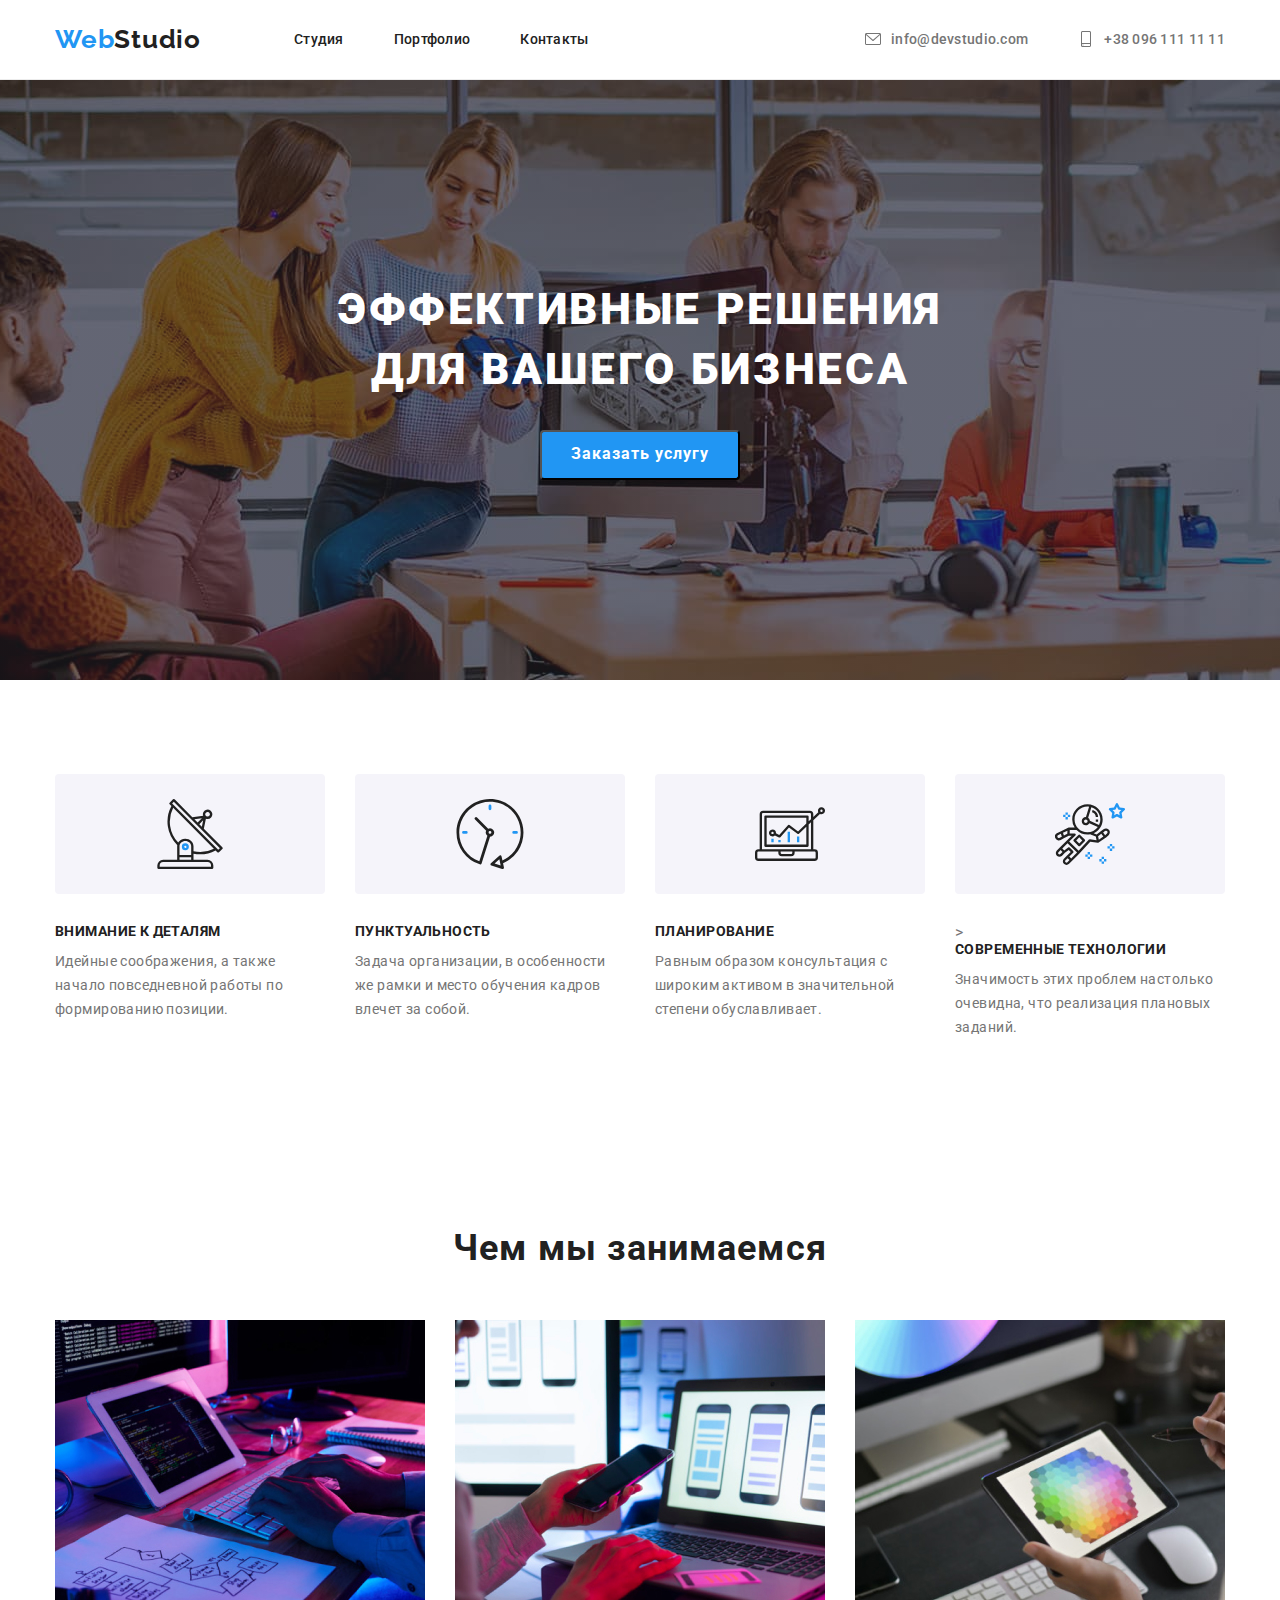
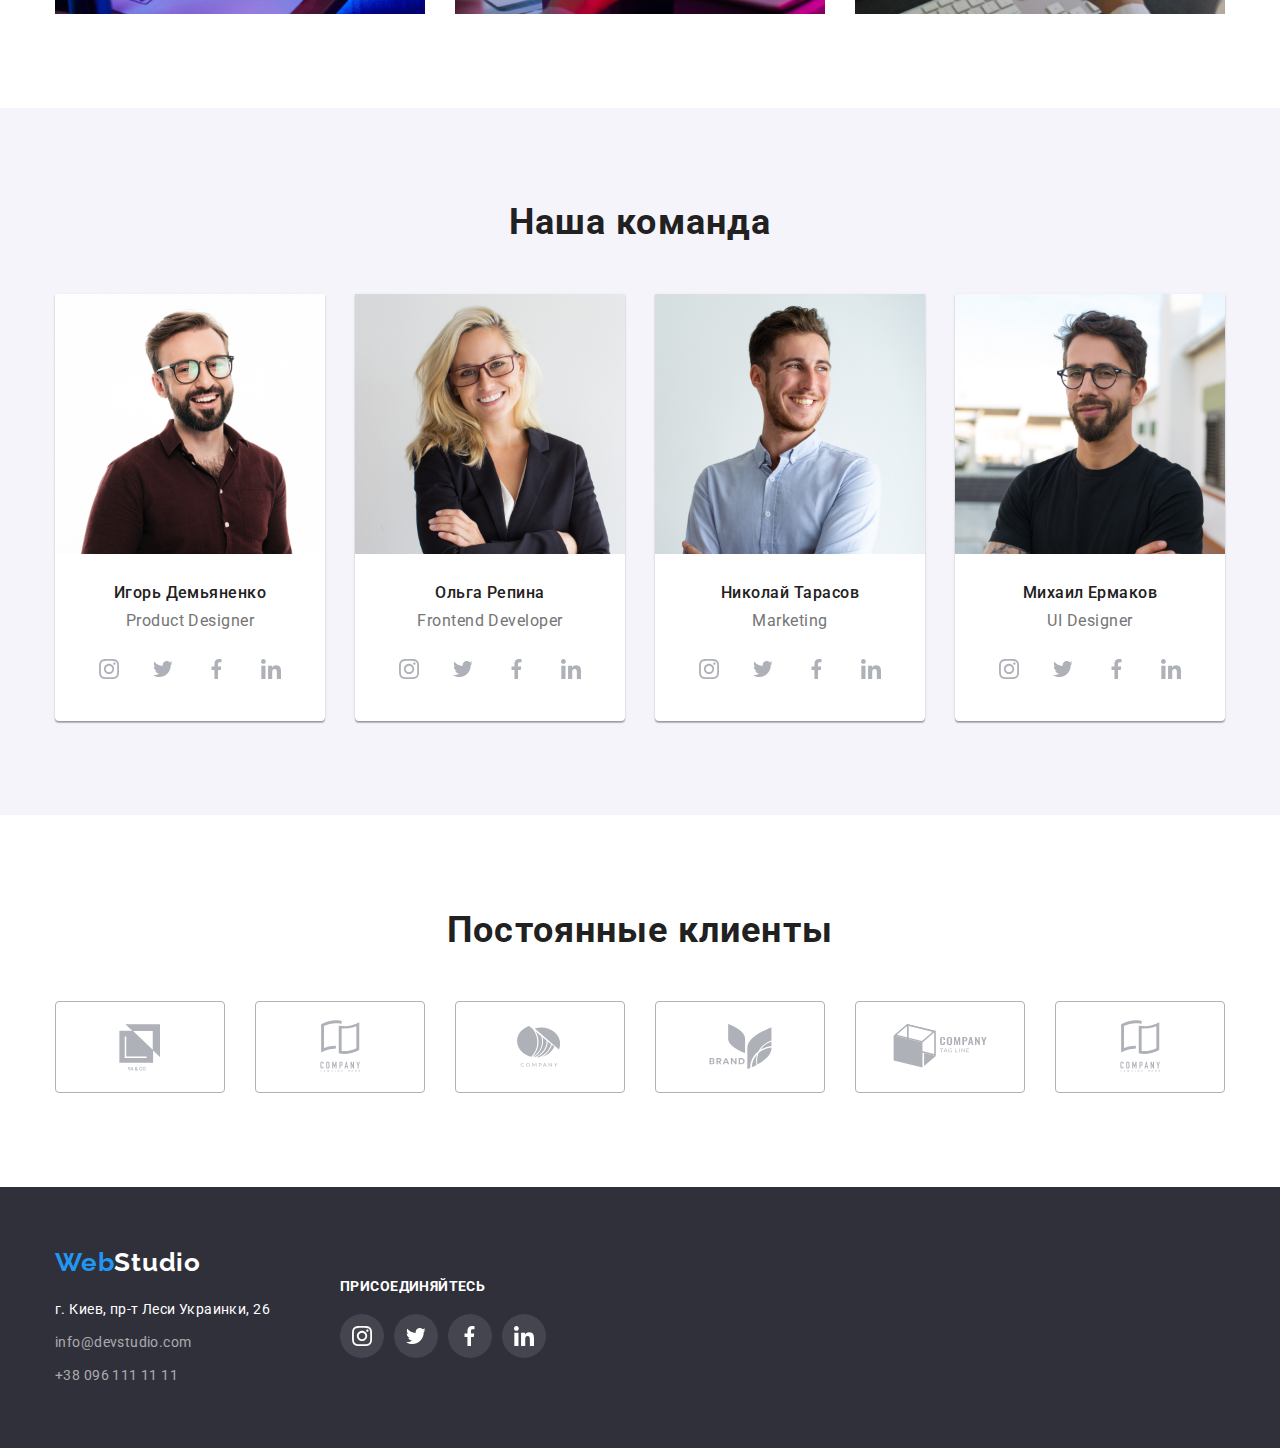
<file: index.html>
<!DOCTYPE html>
<html lang="ru">
<head>
    <meta charset="UTF-8">
    <meta http-equiv="X-UA-Compatible" content="IE=edge">
    <meta name="viewport" content="width=device-width, initial-scale=1.0">
    <title>Document</title>
    <link rel="preconnect" href="https://fonts.googleapis.com">
    <link rel="preconnect" href="https://fonts.gstatic.com" crossorigin>
    <link href="https://fonts.googleapis.com/css2?family=Raleway:wght@700&family=Roboto:wght@400;500;700;900&display=swap" rel="stylesheet">
    <link rel="stylesheet" href="https://cdnjs.cloudflare.com/ajax/libs/modern-normalize/1.1.0/modern-normalize.css"
        integrity="sha512-Y0MM+V6ymRKN2zStTqzQ227DWhhp4Mzdo6gnlRnuaNCbc+YN/ZH0sBCLTM4M0oSy9c9VKiCvd4Jk44aCLrNS5Q=="
        crossorigin="anonymous" referrerpolicy="no-referrer" />
    <link rel="stylesheet" href="./css/style.css">
</head>
<body class="desc">
    <!--шaпка сайта-->
        <header class="header">
        <div class="main-nav conteiner">
            <nav class="header-nav">
            <a href="./index.html" class="logo">Web<span class="logo-part">Studio</span></a>
            <ul class="header-nav list">
                <li class="item"><a href="./index.html" class="header-nav-link">Студия</a> </li>
                <li class="item"><a href="./portfolio.html" class="header-nav-link">Портфолио</a> </li>
                <li class="item"><a href="" class="header-nav-link">Контакты</a> </li>
            </ul>
        </nav>
            <ul class="header-contacts list">
            <li class="item"><a href="mailto:info@devstudio.com" class="header-contacts-link">
                <svg width="16" height="20" class="header-icon"><use href="./images/icons.svg#icon-envelope"></use></svg>info@devstudio.com</a></li>
            <li class="item"><a href="tel:+380961111111" class="header-contacts-link">
                <svg width="16" height="20" class="header-icon"><use href="./images/icons.svg#icon-smartphone"></use></svg>+38 096 111 11 11</a></li>
        </ul>
        </div>
            </header>
        <main>
        <!--герой секція-->
        <section class="hero overlay">
            <h1 class="hero-title">Эффективные решения для вашего бизнеса</h1>
            <button type="button" class="hero-button">Заказать услугу</button>
        </section>
            <!--осообливості-->
            <section class="feature section">
                <h2 class="feature-pre-title">Особености</h2>
                <div class="conteiner"> 
                <ul class="feature-list list">
                    <li class="item ">
                        <div class="item-icon">
                        <svg class="feature-icon" width="70" height="70">
                            <use href="./images/icons.svg#icon-antenna-1"></use>
                        </svg>
                        </div>
                        <h3 class="feature-title">Внимание к деталям</h3>
                        <p class="feature-inf">Идейные соображения, а также начало повседневной работы по формированию позиции.</p>
                    </li>
                    <li class="item">
                        <div class="item-icon">
                        <svg class="feature-icon" width="70" height="70">
                            <use href="./images/icons.svg#icon-clock-1"></use>
                        </svg>
                    </div>
                        <h3 class="feature-title">Пунктуальность</h3>
                        <p class="feature-inf">Задача организации, в особенности же рамки и место обучения кадров влечет за собой.</p>
                    </li>
                    <li class="item">
                        <div class="item-icon">
                        <svg class="feature-icon" width="70" height="70">
                            <use href="./images/icons.svg#icon-diagram-1"></use>
                        </svg>
                        </div>
                        <h3 class="feature-title">Планирование</h3>
                        <p class="feature-inf">Равным образом консультация с широким активом в значительной степени обуславливает.</p>
                    </li>
                    <li class="item">
                        <div class="item-icon">
                        <svg class="feature-icon" width="70" height="70">
                            <use href="./images/icons.svg#icon-astronaut-1"></use>
                        </svg>
                        </div>>
                        <h3 class="feature-title">Современные технологии</h3>
                        <p class="feature-inf">Значимость этих проблем настолько очевидна, что реализация плановых заданий.</p>
                    </li> 
                </ul>
                </div>
            </section>
            <!--Чим займаємось-->
            <section class="section">
                <div class="conteiner">
                    <h2 class="directing">Чем мы занимаемся</h2>
                    <ul class="directing-list lis">
                        <li class="item">
                        <img src="./images/1.jpg" alt="робота за клавиатурой" width="370">
                        </li>
                        <li class="item">
                        <img src="./images/2.jpg" alt="монитор" width="370">
                        </li>
                        <li class="item">
                        <img src="./images/3.jpg" alt="цветовая гама" width="370">
                        </li>
                    </ul>
                </div>
            </section>
            <!--Наша команда-->
            <section class="team section">
               <div class="conteiner">
                   <h2 class="title">Наша команда</h2>
                  <ul class="team-list list">
                    <li class="item">
                    <img src="./images/t1.jpg" alt="Игорь Демьяненко" width="270">
                    <div class="team-inf">
                        <h3 class="team-name">Игорь Демьяненко</h3>
                        <p class="team-specialty">Product Designer</p>                    
                        <ul class="employee-links list">
                            <li class="point"><a href="" class="employee-social-links">
                                    <svg class="employee-icon" width="20" height="20">
                                        <use href="./images/icons.svg#icon-inst"></use>
                                    </svg>
                                </a>
                            </li>
                        <li class="point"><a href="" class="employee-social-links">
                                <svg class="employee-icon" width="20" height="20">
                                    <use href="./images/icons.svg#icon-tw"></use>
                                </svg>
                            </a>
                        </li>
                        <li class="point"><a href="" class="employee-social-links">
                                <svg class="employee-icon" width="20" height="20">
                                    <use href="./images/icons.svg#icon-fb"></use>
                                </svg>
                            </a>
                        </li>
                        <li class="point"><a href="" class="employee-social-links">
                                <svg class="employee-icon" width="20" height="20">
                                    <use href="./images/icons.svg#icon-in"></use>
                                </svg>
                            </a>
                        </li>
                    </ul>
                </div>
                </li>
                <li class="item">
                    <img src="./images/t2.jpg" alt="Ольга Репина" width="270">
                    <div class="team-inf">
                        <h3 class="team-name">Ольга Репина</h3>
                        <p class="team-specialty">Frontend Developer</p>
                            <ul class="employee-links list">
                                <li class="point"><a href="" class="employee-social-links">
                                        <svg class="employee-icon" width="20" height="20">
                                            <use href="./images/icons.svg#icon-inst"></use>
                                        </svg>
                                    </a>
                                </li>
                                <li class="point"><a href="" class="employee-social-links">
                                        <svg class="employee-icon" width="20" height="20">
                                            <use href="./images/icons.svg#icon-tw"></use>
                                        </svg>
                                    </a>
                                </li>
                                <li class="point"><a href="" class="employee-social-links">
                                        <svg class="employee-icon" width="20" height="20">
                                            <use href="./images/icons.svg#icon-fb"></use>
                                        </svg>
                                    </a>
                                </li>
                                <li class="point"><a href="" class="employee-social-links">
                                        <svg class="employee-icon" width="20" height="20">
                                            <use href="./images/icons.svg#icon-in"></use>
                                        </svg>
                                    </a>
                                </li>
                            </ul>
                    </div>                 
                </li>
                <li class="item">
                    <img src="./images/t3.jpg" alt="Николай Тарасов" width="270">
                    <div class="team-inf">
                        <h3 class="team-name">Николай Тарасов</h3>
                        <p class="team-specialty">Marketing</p>
                            <ul class="employee-links list">
                                <li class="point"><a href="" class="employee-social-links">
                                        <svg class="employee-icon" width="20" height="20">
                                            <use href="./images/icons.svg#icon-inst"></use>
                                        </svg>
                                    </a>
                                </li>
                                <li class="point"><a href="" class="employee-social-links">
                                        <svg class="employee-icon" width="20" height="20">
                                            <use href="./images/icons.svg#icon-tw"></use>
                                        </svg>
                                    </a>
                                </li>
                                <li class="point"><a href="" class="employee-social-links">
                                        <svg class="employee-icon" width="20" height="20">
                                            <use href="./images/icons.svg#icon-fb"></use>
                                        </svg>
                                    </a>
                                </li>
                                <li class="point"><a href="" class="employee-social-links">
                                        <svg class="employee-icon" width="20" height="20">
                                            <use href="./images/icons.svg#icon-in"></use>
                                        </svg>
                                    </a>
                                </li>
                            </ul>
                    </div>                   
                </li>
                <li class="item"><img src="./images/t4.jpg" alt="Михаил Ермаков" width="270">
                    <div class="team-inf">
                        <h3 class="team-name">Михаил Ермаков</h3>
                        <p class="team-specialty">UI Designer</p>
                            <ul class="employee-links list">
                                <li class="point"><a href="" class="employee-social-links">
                                        <svg class="employee-icon" width="20" height="20">
                                            <use href="./images/icons.svg#icon-inst"></use>
                                        </svg>
                                    </a>
                                </li>
                                <li class="point"><a href="" class="employee-social-links">
                                        <svg class="employee-icon" width="20" height="20">
                                            <use href="./images/icons.svg#icon-tw"></use>
                                        </svg>
                                    </a>
                                </li>
                                <li class="point"><a href="" class="employee-social-links">
                                        <svg class="employee-icon" width="20" height="20">
                                            <use href="./images/icons.svg#icon-fb"></use>
                                        </svg>
                                    </a>
                                </li>
                                <li class="point"><a href="" class="employee-social-links">
                                        <svg class="employee-icon" width="20" height="20">
                                            <use href="./images/icons.svg#icon-in"></use>
                                        </svg>
                                    </a>
                                </li>
                            </ul>
                    </div>                    
                </li>
            </ul>
        </div>
            </section>
            <!--постояные клиеты-->
            <section class="regular-customers section">
                <div class="conteiner">
                <h2 class="regular-customers-title">Постоянные клиенты</h2>
                  <ul class="regular-customers-list list">
                   <li class="item">
                       <a href="" class="customers-link">
                           <svg class="icon">
                               <use href="./images/icons.svg#icon-YACO"></use>
                           </svg>
                       </a>
                   </li>
                    <li class="item">
                        <a href="" class="customers-link">
                            <svg class="icon">
                                <use href="./images/icons.svg#icon-COMPNY-tag-line-here"></use>
                            </svg>
                        </a>                    
                </li>
                    <li class="item">
                        <a href="" class="customers-link">
                        <svg class="icon">
                            <use href="./images/icons.svg#icon-COMPANY"></use>
                        </svg>
                    </a>
                </li>
                    <li class="item">
                        <a href="" class="customers-link">
                        <svg class="icon">
                            <use href="./images/icons.svg#icon-BRAND"></use>
                        </svg>
                    </a>
                </li>
                    <li class="item">
                        <a href="" class="customers-link">
                        <svg class="icon">
                            <use href="./images/icons.svg#icon-COMPANY-TEG-LINE"></use>
                        </svg>
                    </a>
                </li>
                    <li class="item">
                        <a href="" class="customers-link">
                        <svg class="icon">
                            <use href="./images/icons.svg#icon-COMPNY-tag-line-here"></use>
                        </svg>
                    </a>
                </li>
                </ul>
                </div>
            </section>
        </main>
        <!--лого адреса контакти-->
        <footer class="footer ">
            <div class="foot-item conteiner">            
            <div>
            <a href="./index.html"  class="logofoot">Web<span class="logfoot-part">Studio</span></a>
            <address>
            <ul class="footer-list list">
                <li class="item"><a class="map-link" href="https://goo.gl/maps/aA1Hu2oS2xdt88oL6" target="_blank" rel="noopener noreferrer">г. Киев, пр-т Леси Украинки, 26</a></li>
                <li class="item"><a href="mailto:info@devstudio.com" class="foot-link">info@devstudio.com</a></li>
                <li class="item"><a href="tel:+380961111111" class="foot-link">+38 096 111 11 11</a></li>
            </ul>
            </address>
            </div>
            <div class="social-footer">
            <h2 class="social-title">присоединяйтесь</h2>
            <ul class="social-links list">
                <li class="item"><a href="" class="footer-social-links">
                    <svg class="icon" width="20" height="20">
                        <use href="./images/icons.svg#icon-inst"></use>
                    </svg>
                </a>
            </li>
                <li class="item"><a href="" class="footer-social-links">
                    <svg class="icon" width="20" height="20">
                        <use href="./images/icons.svg#icon-tw"></use>
                    </svg>
                </a>
            </li>
                <li class="item"><a href="" class="footer-social-links">
                    <svg class="icon" width="20" height="20">
                        <use href="./images/icons.svg#icon-fb"></use>
                    </svg>
                </a>
            </li>
                <li class="item"><a href="" class="footer-social-links">
                    <svg class="icon" width="20" height="20">
                        <use href="./images/icons.svg#icon-in"></use>
                    </svg>
                </a>
            </li>
            </ul>
            </div>
            </div>
        </footer>
</body>
</html>
</file>
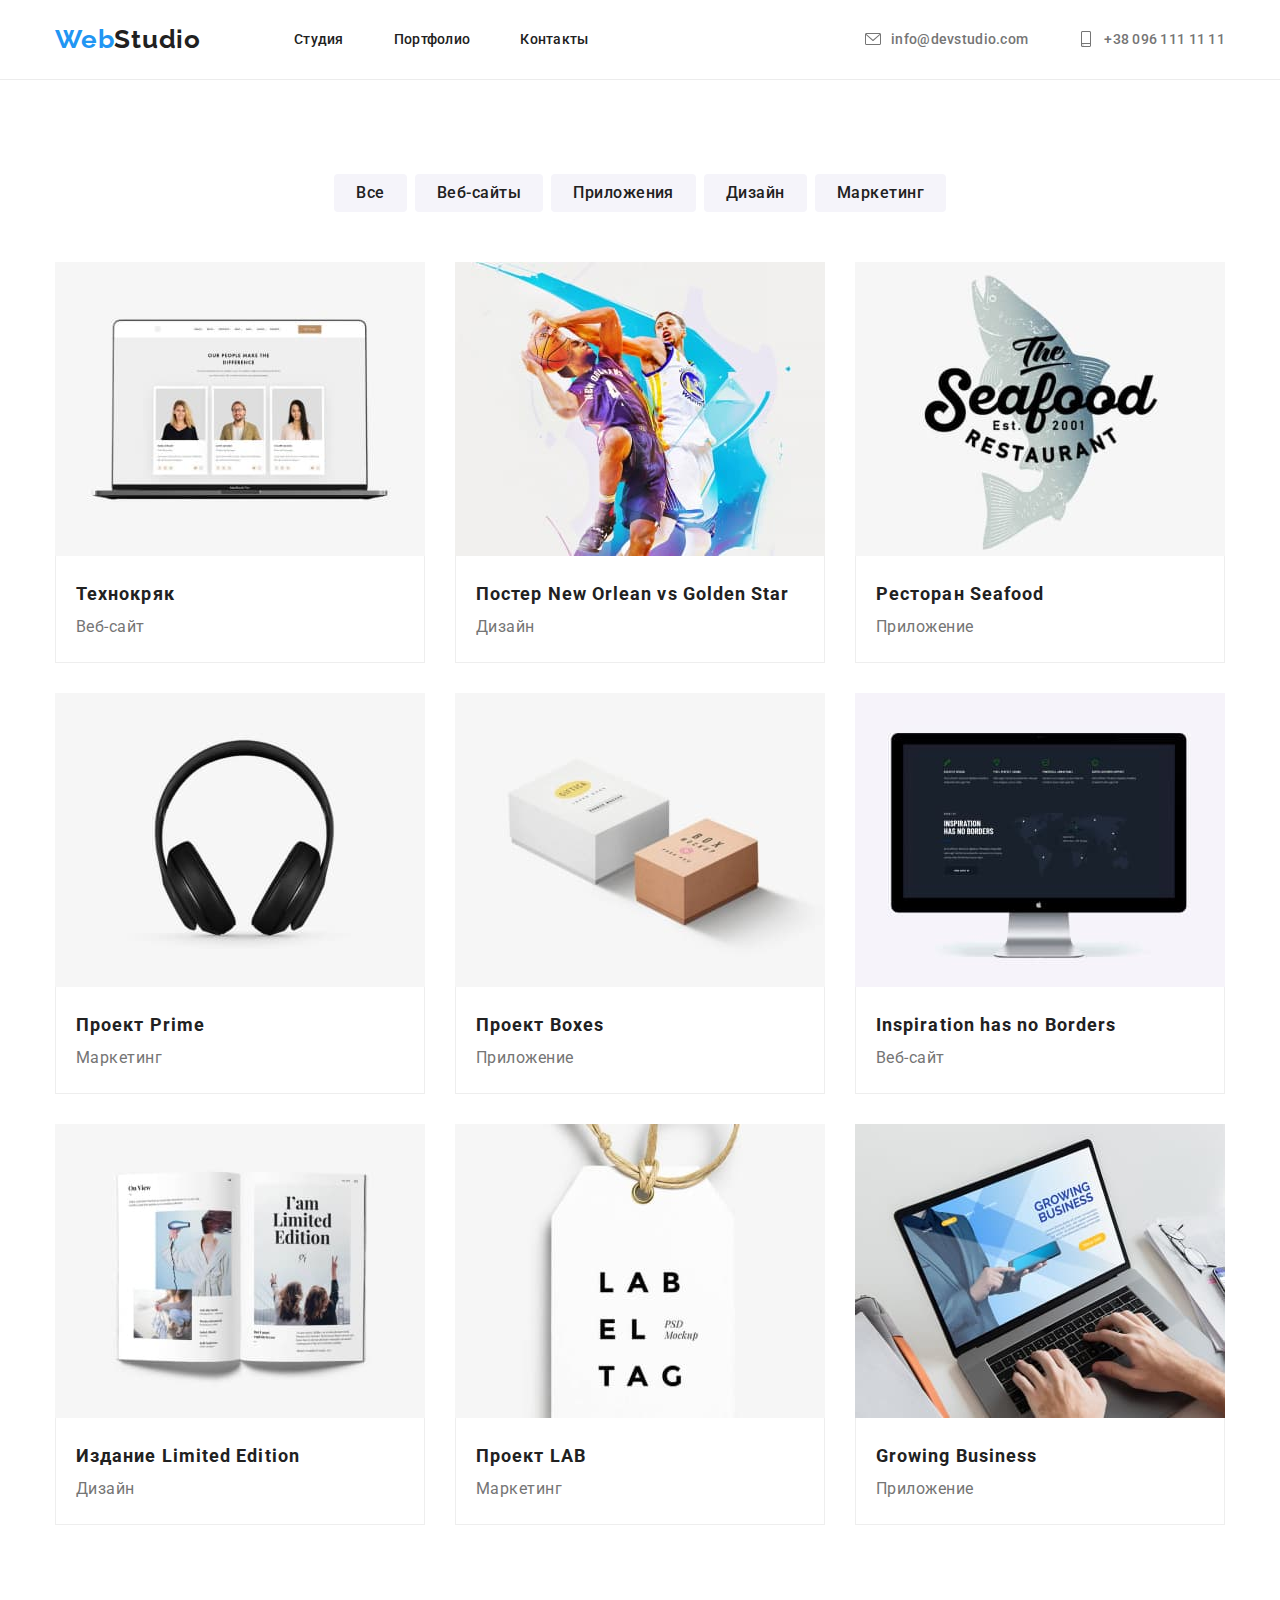
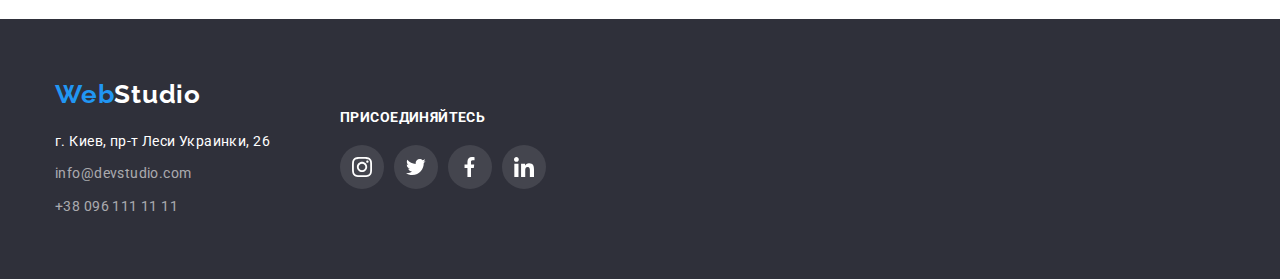
<file: portfolio.html>
<!DOCTYPE html>
<html lang="ru">
<head>
    <meta charset="UTF-8">
    <meta http-equiv="X-UA-Compatible" content="IE=edge">
    <meta name="viewport" content="width=device-width, initial-scale=1.0">
    <title>Document</title>
    <link rel="preconnect" href="https://fonts.googleapis.com">
    <link rel="preconnect" href="https://fonts.gstatic.com" crossorigin>
    <link href="https://fonts.googleapis.com/css2?family=Raleway:wght@700&family=Roboto:wght@400;500;700;900&display=swap"
        rel="stylesheet">
    <link rel="stylesheet" href="https://cdnjs.cloudflare.com/ajax/libs/modern-normalize/1.1.0/modern-normalize.css"
        integrity="sha512-Y0MM+V6ymRKN2zStTqzQ227DWhhp4Mzdo6gnlRnuaNCbc+YN/ZH0sBCLTM4M0oSy9c9VKiCvd4Jk44aCLrNS5Q=="
        crossorigin="anonymous" referrerpolicy="no-referrer" />
    <link rel="stylesheet" href="./css/style.css">
</head>
<body class="desc">
<!--шепка сайта-->
<header class="header">
    <div class="main-nav conteiner">
        <nav class="header-nav">
            <a href="./index.html" class="logo">Web<span class="logo-part">Studio</span></a>
            <ul class="header-nav list">
                <li class="item"><a href="./index.html" class="header-nav-link">Студия</a> </li>
                <li class="item"><a href="./portfolio.html" class="header-nav-link">Портфолио</a> </li>
                <li class="item"><a href="" class="header-nav-link">Контакты</a> </li>
            </ul>
        </nav>
        <ul class="header-contacts list">
            <li class="item"><a href="mailto:info@devstudio.com" class="header-contacts-link">
                    <svg width="16" height="20" class="header-icon">
                        <use href="./images/icons.svg#icon-envelope"></use>
                    </svg>info@devstudio.com</a></li>
            <li class="item"><a href="tel:+380961111111" class="header-contacts-link">
                    <svg width="16" height="20" class="header-icon">
                        <use href="./images/icons.svg#icon-smartphone"></use>
                    </svg>+38 096 111 11 11</a></li>
        </ul>
    </div>
</header>
    <main>
        <!--галерея-->
     <section class="section">
        <!--фільтри-->
        <div class="conteiner">
            <ul class="filters list">
                <li class="item"><button type="button" class="btn">Все</button></li>
                <li class="item"><button type="button" class="btn">Веб-сайты</button></li>
                <li class="item"><button type="button" class="btn">Приложения</button></li>
                <li class="item"><button type="button" class="btn">Дизайн</button></li>
                <li class="item"><button type="button" class="btn">Маркетинг</button></li>
            </ul>
        </div>           
      <!--проекты-->
                  <h2 class="project-section">Проекты</h2>
            <ul class="project-list list conteiner">
                <li class="elements"> 
                    <a class="project-alements-link" href="">
                    <img src="./images/techno.jpg" alt="екран ноутбука" width="370" height="294">
                <div class="item">
                    <h3 class="project-title">Технокряк</h3>
                <p class="project-name">Веб-сайт</p>
                </div> 
                 </a>               
            </li>
                <li class="elements"> 
                    <a class="project-alements-link" href="">
                    <img src="./images/poster.jpg" alt="баскетбольний постер" width="370" height="294">
                    <div class="item">
                        <h3 class="project-title">Постер New Orlean vs Golden Star</h3>
                    <p class="project-name">Дизайн</p>
                    </div>
                    </a>
                </li>
                <li class="elements"> 
                    <a class="project-alements-link" href="">
                    <img src="./images/seafood.jpg" alt="логотип ресторана" width="370" height="294">
                    <div class="item">
                        <h3 class="project-title">Ресторан Seafood</h3>
                    <p class="project-name">Приложение</p>
                    </div>
                    </a>
                </li>
                <li class="elements"> 
                    <a class="project-alements-link" href="">
                    <img src="./images/projprime.jpg" alt="наушники" width="370" height="294">
                    <div class="item">
                        <h3 class="project-title">Проект Prime</h3>
                    <p class="project-name">Маркетинг</p>
                    </div>
                    </a>
                </li>
                <li class="elements"> 
                    <a class="project-alements-link" href="">
                    <img src="./images/boxes.jpg" alt="коробки" width="370" height="294">
                    <div class="item">
                        <h3 class="project-title">Проект Boxes</h3>
                    <p class="project-name">Приложение</p>
                    </div>
                    </a>
                </li>
                <li class="elements"> 
                    <a class="project-alements-link" href="">
                    <img src="./images/inspiretion.jpg" alt="монитор" width="370" height="294">
                    <div class="item">
                        <h3 class="project-title">Inspiration has no Borders</h3>
                    <p class="project-name">Веб-сайт</p>
                    </div>
                    </a>
                </li>
                <li class="elements"> 
                    <a class="project-alements-link" href="">
                    <img src="./images/edition.jpg" alt="журнал" width="370" height="294">
                    <div class="item">
                        <h3 class="project-title">Издание Limited Edition</h3>
                    <p class="project-name">Дизайн</p>
                    </div>
                    </a>
                </li>
                <li class="elements"> 
                    <a class="project-alements-link" href="">
                    <img src="./images/lab.jpg" alt="бирка" width="370" height="294">
                    <div class="item">
                        <h3 class="project-title">Проект LAB</h3>
                    <p class="project-name">Маркетинг</p>
                    </div>
                    </a>
                </li>
                <li class="elements"> 
                    <a class="project-alements-link" href="">
                    <img src="./images/growingBusiness.jpg" alt="робота за компютером" width="370" height="294">
                    <div class="item">
                        <h3 class="project-title">Growing Business</h3>
                    <p class="project-name">Приложение</p>
                    </div>
                    </a>
                </li>
            </ul>
        </section>

    </main>
    <!--footer-->
<footer class="footer ">
    <div class="foot-item conteiner">
        <div>
            <a href="./index.html" class="logofoot">Web<span class="logfoot-part">Studio</span></a>
            <address>
                <ul class="footer-list list">
                    <li class="item"><a class="map-link" href="https://goo.gl/maps/aA1Hu2oS2xdt88oL6" target="_blank"
                            rel="noopener noreferrer">г. Киев, пр-т Леси Украинки, 26</a></li>
                    <li class="item"><a href="mailto:info@devstudio.com" class="foot-link">info@devstudio.com</a></li>
                    <li class="item"><a href="tel:+380961111111" class="foot-link">+38 096 111 11 11</a></li>
                </ul>
            </address>
        </div>
        <div class="social-footer">
            <h2 class="social-title">присоединяйтесь</h2>
            <ul class="social-links list">
                <li class="item"><a href="" class="footer-social-links">
                        <svg class="icon" width="20" height="20">
                            <use href="./images/icons.svg#icon-inst"></use>
                        </svg>
                    </a>
                </li>
                <li class="item"><a href="" class="footer-social-links">
                        <svg class="icon" width="20" height="20">
                            <use href="./images/icons.svg#icon-tw"></use>
                        </svg>
                    </a>
                </li>
                <li class="item"><a href="" class="footer-social-links">
                        <svg class="icon" width="20" height="20">
                            <use href="./images/icons.svg#icon-fb"></use>
                        </svg>
                    </a>
                </li>
                <li class="item"><a href="" class="footer-social-links">
                        <svg class="icon" width="20" height="20">
                            <use href="./images/icons.svg#icon-in"></use>
                        </svg>
                    </a>
                </li>
            </ul>
        </div>
    </div>
</footer>
</body>
</html>
</file>
<file: css/style.css>
:root {
  --primary-text-color: #757575;
  --title-text-color: #212121;
  --accent-color: #2196f3;
  --bacground-color: #ffffff;
  --secondary-bacground-color: #f5f4fa;
}
body {
  font-family: Roboto, sans-serif;
  color: var(--primary-text-color);
  background-color: var(--bacground-color);
  margin: 0px;
}
.list {
  margin-top: 0px;
  margin-left: 0px;
  padding: 0px;
  margin: 0px;
  list-style-type: none;
}
h1,
h2,
h3,
p,
ul {
  padding: 0px;
  margin-top: 0px;
  margin-bottom: 0px;
}
img {
  display: block;
  max-width: 100%;
}
.section {
  padding-top: 94px;
  padding-bottom: 94px;
}
.conteiner {
  width: 1200px;
  padding-left: 15px;
  padding-right: 15px;
  margin-left: auto;
  margin-right: auto;
}
/*-------------------------header---------------------*/

.header {
  background-color: var(--bacground-color);
  cursor: default;
  padding-top: 24px;
  padding-bottom: 24px;
  border-bottom: 1px solid #ececec;
}
.header-nav {
  display: flex;
  align-items: center;
}
.header-nav .item + .item {
  margin-left: 50px;
}
.logo {
  margin-right: 93px;
  font-family: Raleway;
  font-style: normal;
  font-weight: bold;
  font-size: 26px;
  line-height: 1.19;
  letter-spacing: 0.03em;
  color: var(--accent-color);
  text-decoration: none;
}
.logo-part {
  color: var(--title-text-color);
}
.header-nav-link {
  font-weight: 500;
  font-size: 14px;
  line-height: 1.15;
  letter-spacing: 0.02em;
  color: var(--title-text-color);
  text-decoration: none;
}
.header-nav-link:focus,
.header-nav-link:hover {
  color: var(--accent-color);
}
.header-contacts-link {
  display: flex;
  align-items: center;
  font-weight: 500;
  font-size: 14px;
  line-height: 1.15;
  letter-spacing: 0.02em;
  color: var(--primary-text-color);
  text-decoration: none;
}
.header-contacts-link:focus,
.header-contacts-link:hover {
  color: var(--accent-color);
}
.header-contacts {
  display: flex;
  margin-left: auto;
}
.header-contacts .item + .item {
  margin-left: 50px;
}
.main-nav {
  display: flex;
  align-items: center;
}
.header-icon {
  margin-right: 10px;
  fill: currentColor;
}
/*----------------footer--------------------*/
.footer {
  display: flex;
  padding-top: 60px;
  padding-bottom: 60px;
  background: #2f303a;
}
.footer-list .item:not(:last-child) {
  margin-bottom: 9px;
}
.logofoot {
  display: inline-block;
  margin-bottom: 20px;
  font-family: Raleway;
  font-style: normal;
  font-weight: bold;
  font-size: 26px;
  line-height: 1.19;
  letter-spacing: 0.03em;
  color: var(--accent-color);
  text-decoration: none;
}
.logfoot-part {
  color: #ffffff;
}
.map-link {
  display: inline-block;
  font-style: normal;
  font-size: 14px;
  line-height: 1.71;
  letter-spacing: 0.03em;
  color: #ffffff;
  text-decoration: none;
}
.foot-link {
  display: inline-block;
  font-style: normal;
  font-size: 14px;
  line-height: 1.71;
  letter-spacing: 0.03em;
  color: rgba(255, 255, 255, 0.6);
  text-decoration: none;
}
.map-link:focus,
.map-link:hover {
  color: #2196f3;
}
.foot-link:focus,
.foot-link:hover {
  color: #2196f3;
}
.foot-item {
  display: flex;
  align-items: center;
}
.social-footer {
  margin-left: 70px;
}
.social-title {
  margin-bottom: 20px;
  font-weight: bold;
  font-size: 14px;
  line-height: 16px;
  letter-spacing: 0.03em;
  text-transform: uppercase;

  color: var(--bacground-color);
}
.social-links {
  display: flex;
}

.footer-social-links {
  display: flex;
  justify-content: center;
  align-items: center;
  width: 44px;
  height: 44px;
  background: none;
  background: rgba(255, 255, 255, 0.1);
  border-radius: 50%;
}
.footer-social-links:hover,
.footer-social-links:focus {
  background-color: var(--accent-color);
}
.footer-social-links .icon {
  fill: rgba(255, 255, 255, 1);
}
.social-links :not(:first-child) {
  margin-left: 10px;
}
/*--------------------------------main----------------------*/
/*hero section*/
.hero {
  padding-top: 200px;
  padding-bottom: 200px;
  text-align: center;
}
.hero-title {
  width: 696px;
  margin-right: auto;
  margin-left: auto;
  margin-top: 0px;
  margin-bottom: 30px;
  font-weight: 900;
  font-size: 44px;
  line-height: 1.36;
  text-align: center;
  letter-spacing: 0.06em;
  text-transform: uppercase;
  color: var(--bacground-color);
}
.hero-button {
  min-width: 200px;
  height: 50px;
  background: var(--accent-color);
  box-shadow: 0px 4px 4px rgba(0, 0, 0, 0.15);
  border-radius: 4px;
  font-weight: bold;
  letter-spacing: 0.06em;
  color: #ffffff;
}
.hero-button {
  cursor: pointer;
}
.overlay {
  max-width: 1600px;
  height: 600px;
  margin-left: auto;
  margin-right: auto;
  background-image: linear-gradient(
      rgba(47, 48, 58, 0.4),
      rgba(47, 48, 58, 0.4)
    ),
    url(../images/overlayhero.jpg);
  background-size: cover;
  background-repeat: no-repeat;
  background-position: center;
}
/*-----------feature section*----------------*/
.feature {
  margin-top: 0px;
}
.feature-pre-title {
  position: absolute;
  clip: rect(0 0 0 0);
  width: 1px;
  height: 1px;
  margin: -1px;
}

.feature-title {
  margin-bottom: 10px;
  font-weight: bold;
  font-size: 14px;
  line-height: 1.14;
  letter-spacing: 0.03em;
  text-transform: uppercase;
  color: var(--title-text-color);
}
.feature-inf {
  font-size: 14px;
  line-height: 1.71;
  letter-spacing: 0.03em;
  color: var(--primary-text-color);
}
.feature-list {
  display: flex;
  justify-content: center;
}
.item-icon {
  display: flex;
  justify-content: center;
  align-items: center;
  height: 120px;
  background: #f5f4fa;
  border-radius: 4px;
  margin-bottom: 30px;
}
.feature-list .item {
  width: 270px;
}
.feature-list .item + .item {
  margin-left: 30px;
}

/*------------------what we doing----------------*/
.directing {
  margin-bottom: 50px;
  font-weight: bold;
  font-size: 36px;
  line-height: 1.16;
  text-align: center;
  letter-spacing: 0.03em;
  color: var(--title-text-color);
}
.directing-list {
  display: flex;
  justify-content: center;
  list-style-type: none;
}
.directing-list .item + .item {
  margin-left: 30px;
}
/*---------------------our team----------------*/
.team {
  background: #f5f4fa;
}
.team .title {
  margin-top: 0px;
  margin-bottom: 50px;
  font-weight: bold;
  font-size: 36px;
  line-height: 1.16;
  text-align: center;
  letter-spacing: 0.03em;
  color: var(--title-text-color);
}
.team-name {
  margin-bottom: 10px;
  font-weight: 500;
  font-size: 16px;
  line-height: 1.18;
  letter-spacing: 0.03em;
  color: var(--title-text-color);
}
.team-specialty {
  margin-bottom: 16px;
  font-size: 16px;
  line-height: 1.18;
  letter-spacing: 0.03em;
  color: var(--primary-text-color);
}
.team-inf {
  padding-top: 30px;
  padding-bottom: 30px;
  text-align: center;
}
.team-list {
  display: flex;
  justify-content: center;
}
.team-list .item {
  background-color: #ffffff;
  border-radius: 0px 0px 4px 4px;
  box-shadow: 0px 1px 3px rgba(0, 0, 0, 0.12), 0px 1px 1px rgba(0, 0, 0, 0.14),
    0px 2px 1px rgba(0, 0, 0, 0.2);
  border-radius: 0px 0px 4px 4px;
}
.team-list .item + .item {
  margin-left: 30px;
}
.employee-links {
  display: flex;
  justify-content: center;
  align-items: center;
}
.employee-links .point:not(:last-child) {
  margin-right: 10px;
}
.employee-icon {
  fill: rgba(175, 177, 184, 1);
}
.employee-social-links {
  display: flex;
  justify-content: center;
  align-items: center;
  width: 44px;
  height: 44px;
  background: none;
  background: #ffffff;
  border-radius: 50%;
}
.employee-social-links:hover,
.employee-social-links:focus {
  background-color: var(--accent-color);
}
.employee-social-links:hover svg,
.employee-social-links:focus svg {
  fill: var(--bacground-color);
}
/*--------постояные клиеты--------------*/
.regular-customers-title {
  margin-bottom: 50px;
  font-weight: bold;
  font-size: 36px;
  line-height: 42px;
  text-align: center;
  letter-spacing: 0.03em;

  color: var(--title-text-color);
}
.regular-customers-list {
  display: flex;
}
.customers-link {
  display: flex;
  align-items: center;
  justify-content: center;
  width: 170px;
  height: 92px;
  border: 1px solid #afb1b8;
  box-sizing: border-box;
  border-radius: 4px;
}
.regular-customers-list .icon {
  fill: #afb1b8;
  height: inherit;
}
.customers-link:hover,
.customers-link:focus {
  border-color: var(--accent-color);
}
.customers-link:hover svg,
.customers-link:focus svg {
  fill: var(--accent-color);
}
.regular-customers-list .item + .item {
  margin-left: 30px;
}

/*-------------------------------------portfolio page---------------------*/
/*filtes*/
.filters {
  margin-bottom: 50px;
  display: flex;
  justify-content: center;
}
.filters .item + .item {
  margin-left: 8px;
}
.btn {
  border: none;
  border-radius: 4px;
  padding: 6px 22px;
  min-width: 73px;
  font-weight: 500;
  font-size: 16px;
  line-height: 1.62;
  text-align: center;
  letter-spacing: 0.03em;
  color: var(--title-text-color);
  background-color: var(--secondary-bacground-color);
}
.btn:hover,
.btn:focus {
  color: var(--bacground-color);
  background: var(--accent-color);
  box-shadow: 0px 3px 1px rgba(0, 0, 0, 0.1), 0px 1px 2px rgba(0, 0, 0, 0.08),
    0px 2px 2px rgba(0, 0, 0, 0.12);
  border-radius: 4px;
}
.btn {
  cursor: pointer;
}
/*projects*/
.project-section {
  position: absolute;
  clip: rect(0 0 0 0);
  width: 1px;
  height: 1px;
  margin: -1px;
}
.project-title {
  font-weight: bold;
  font-size: 18px;
  line-height: 2;
  letter-spacing: 0.06em;
  color: var(--title-text-color);
}
.project-name {
  font-size: 16px;
  line-height: 1.87;
  letter-spacing: 0.03em;
  color: var(--primary-text-color);
}
.project-list {
  display: flex;
  flex-wrap: wrap;
  justify-content: center;
}
.project-list .elements {
  width: 370px;
  margin-right: 30px;
  margin-bottom: 30px;
  cursor: pointer;
}
.project-alements-link {
  display: block;
  text-decoration: none;
}

.project-alements-link:hover,
.project-alements-link:focus {
  box-shadow: 0px 1px 1px rgba(0, 0, 0, 0.12), 0px 4px 4px rgba(0, 0, 0, 0.06),
    1px 4px 6px rgba(0, 0, 0, 0.16);
}
.elements .item {
  padding: 20px;
  border-right: 1px solid #eeeeee;
  border-left: 1px solid #eeeeee;
  border-bottom: 1px solid #eeeeee;
}
.project-list .elements:nth-child(3n) {
  margin-right: 0px;
}
.project-list .elements:nth-last-child(-n + 3) {
  margin-bottom: 0px;
}
</file>
